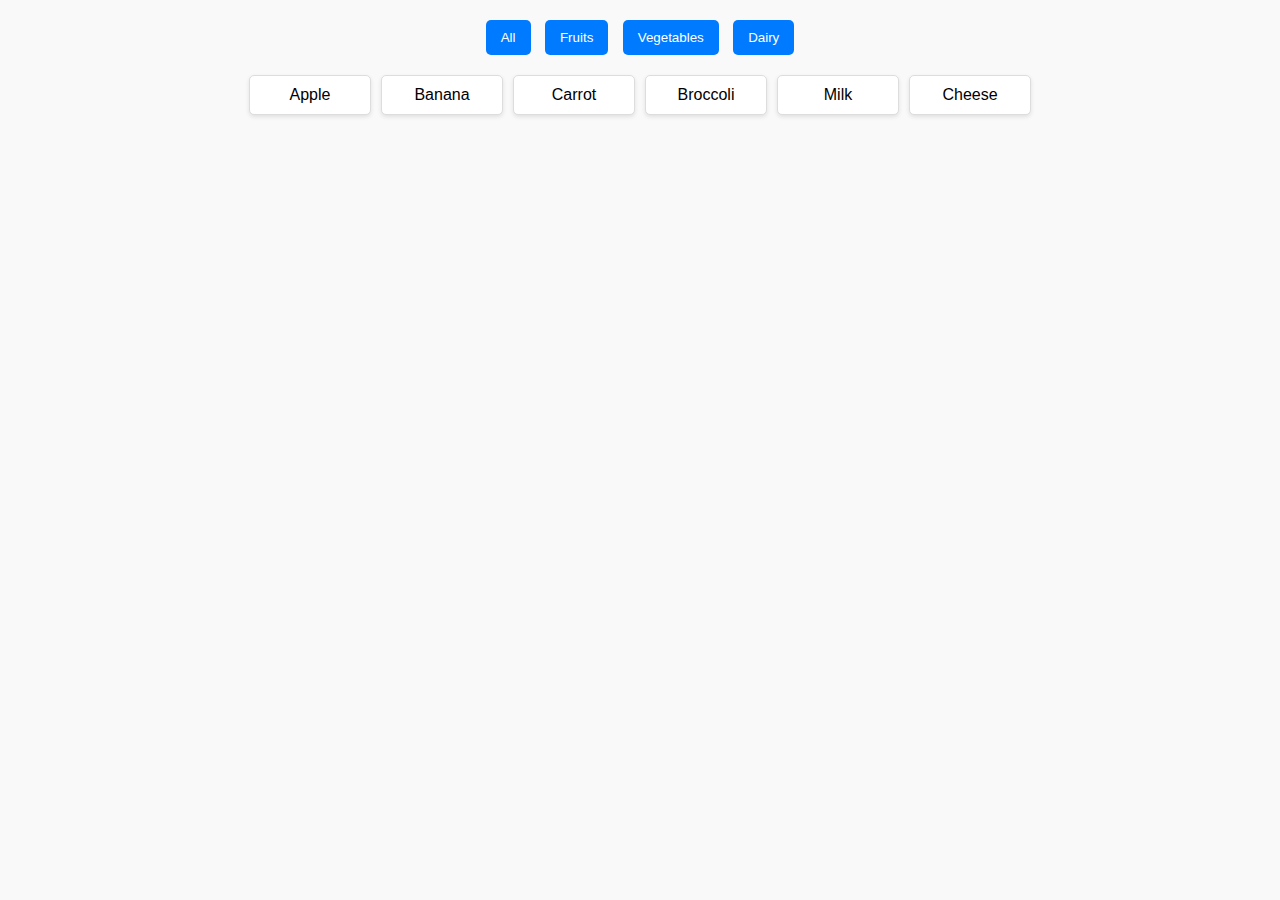
<file: category-filter-1/index.html>
<!DOCTYPE html>
<html lang="en">
<head>
  <meta charset="UTF-8">
  <meta name="viewport" content="width=device-width, initial-scale=1.0">
  <title>Афлятунова</title>
  <link rel="stylesheet" href="assets/css/style.css">
</head>
<body>
  <div class="filter-buttons">
    <button data-category="all" class="active">All</button>
    <button data-category="fruits" class="active">Fruits</button>
    <button data-category="vegetables" class="active">Vegetables</button>
    <button data-category="dairy" class="active">Dairy</button>
  </div>

  <div class="items">
    <div class="item" data-category="fruits">Apple</div>
    <div class="item" data-category="fruits">Banana</div>
    <div class="item" data-category="fruits">Carrot</div>
    <div class="item" data-category="vegetables">Broccoli</div>
    <div class="item" data-category="dairy">Milk</div>
    <div class="item" data-category="dairy">Cheese</div>
  </div>

  <script src="assets/js/CategoryFilter.js"></script>
</body>
</html>
</file>
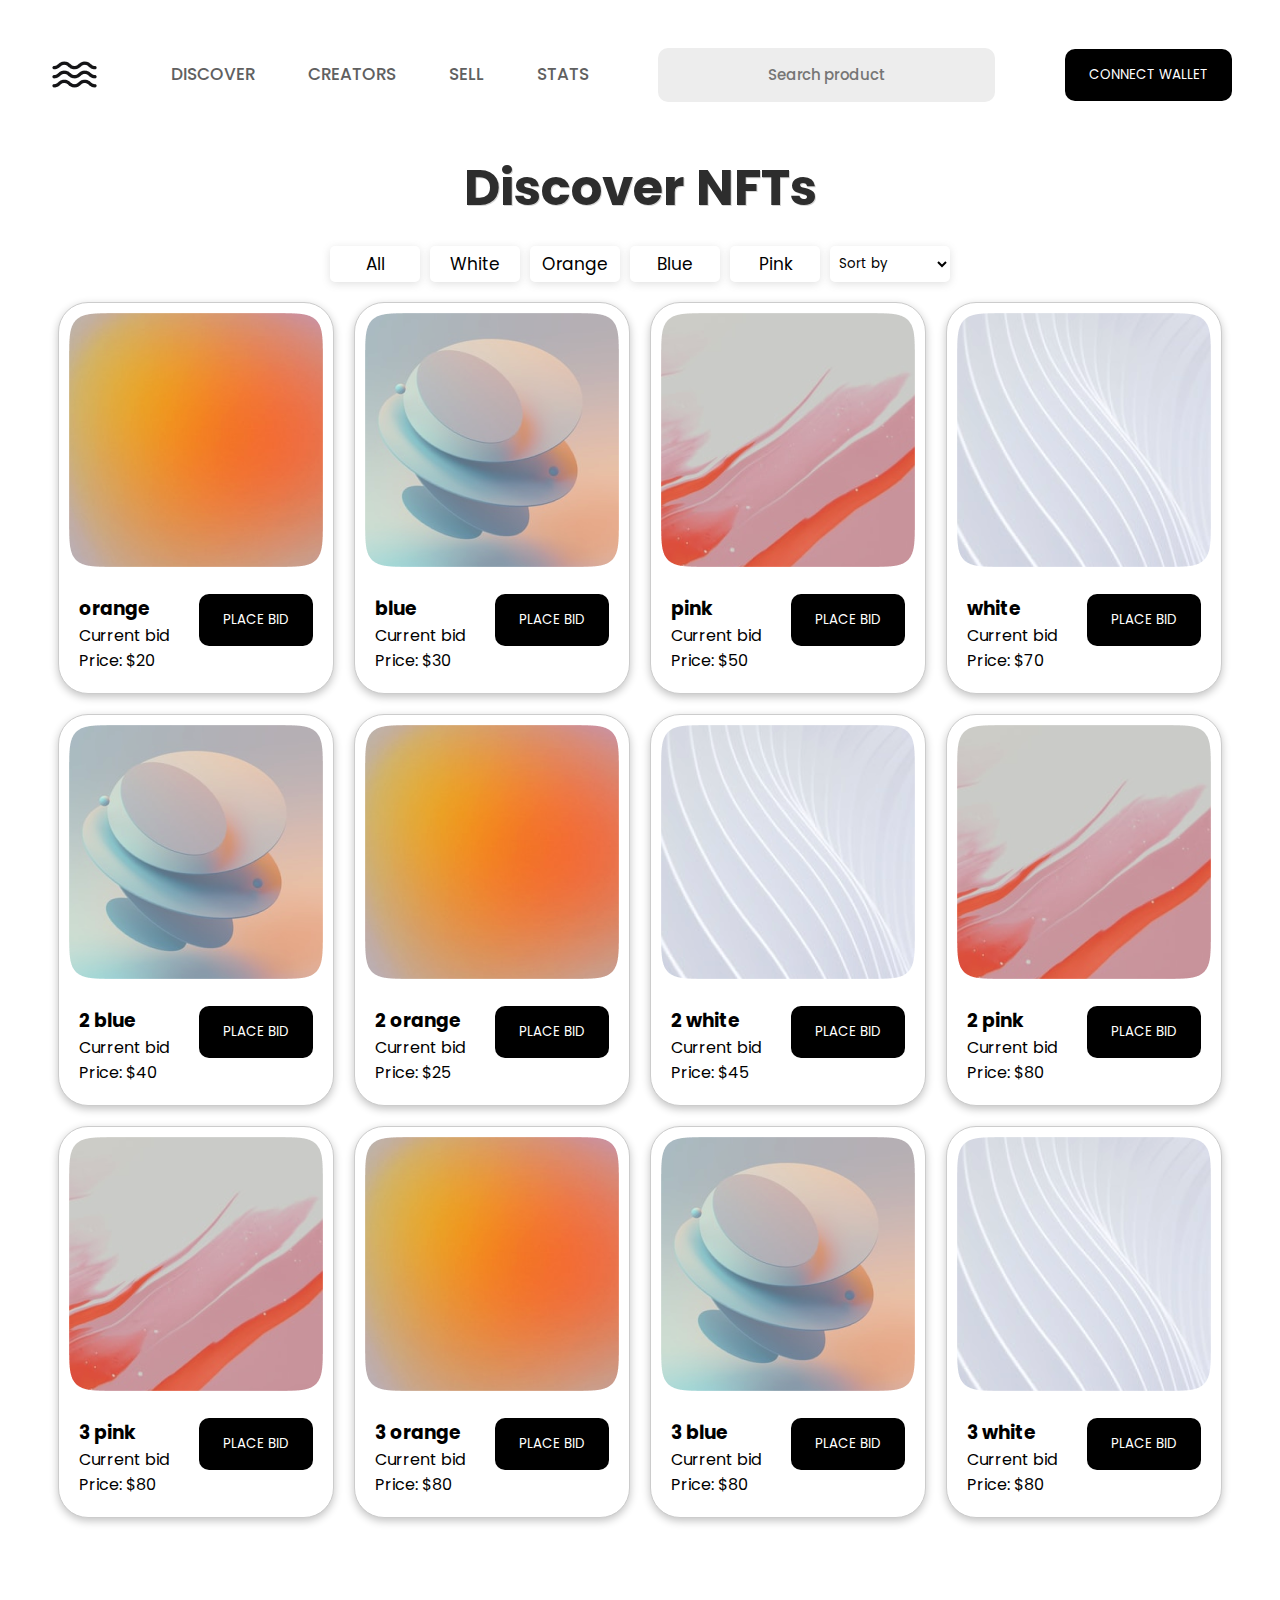
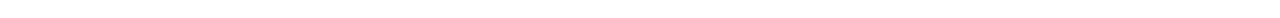
<file: product-filter-and-search/index.html>
<!DOCTYPE html>
<html lang="en">
<head>
    <meta charset="UTF-8">
    <meta name="viewport" content="width=device-width, initial-scale=1.0">
    <title>Product Filter and Search</title>

    <!-- Style CSS -->
    <link rel="stylesheet" href="./style.css">
</head>
<body>
    <header class="header container">
        <img src="Logo.png" alt="logo">
        <ul class="menu">
            <li>DISCOVER</li>
            <li>CREATORS</li>
            <li>SELL</li>
            <li>STATS</li>
        </ul>
        <input type="text" id="searchProduct" placeholder="Search product">
        <button class="button">connect wallet</button>
    </header>
    <div class="main">
        <div class="nfts container">
            <h1>Discover NFTs</h1>

            <div class="filters">
                <button data-category="all">All</button>
                <button data-category="white">White</button>
                <button data-category="orange">Orange</button>
                <button data-category="blue">Blue</button>
                <button data-category="pink">Pink</button>
                <select id="sortOrder">
                    <option value="">Sort by</option>
                    <option value="lowest">Lowest Price</option>
                    <option value="highest">Highest Price</option>
                </select>
            </div>

            <div class="products">
                <!-- Products will be dynamically inserted here -->
            </div>
        </div>
    </div>

    <!-- Script JS -->
    <script src="./script.js"></script>
</body>
</html>
</file>
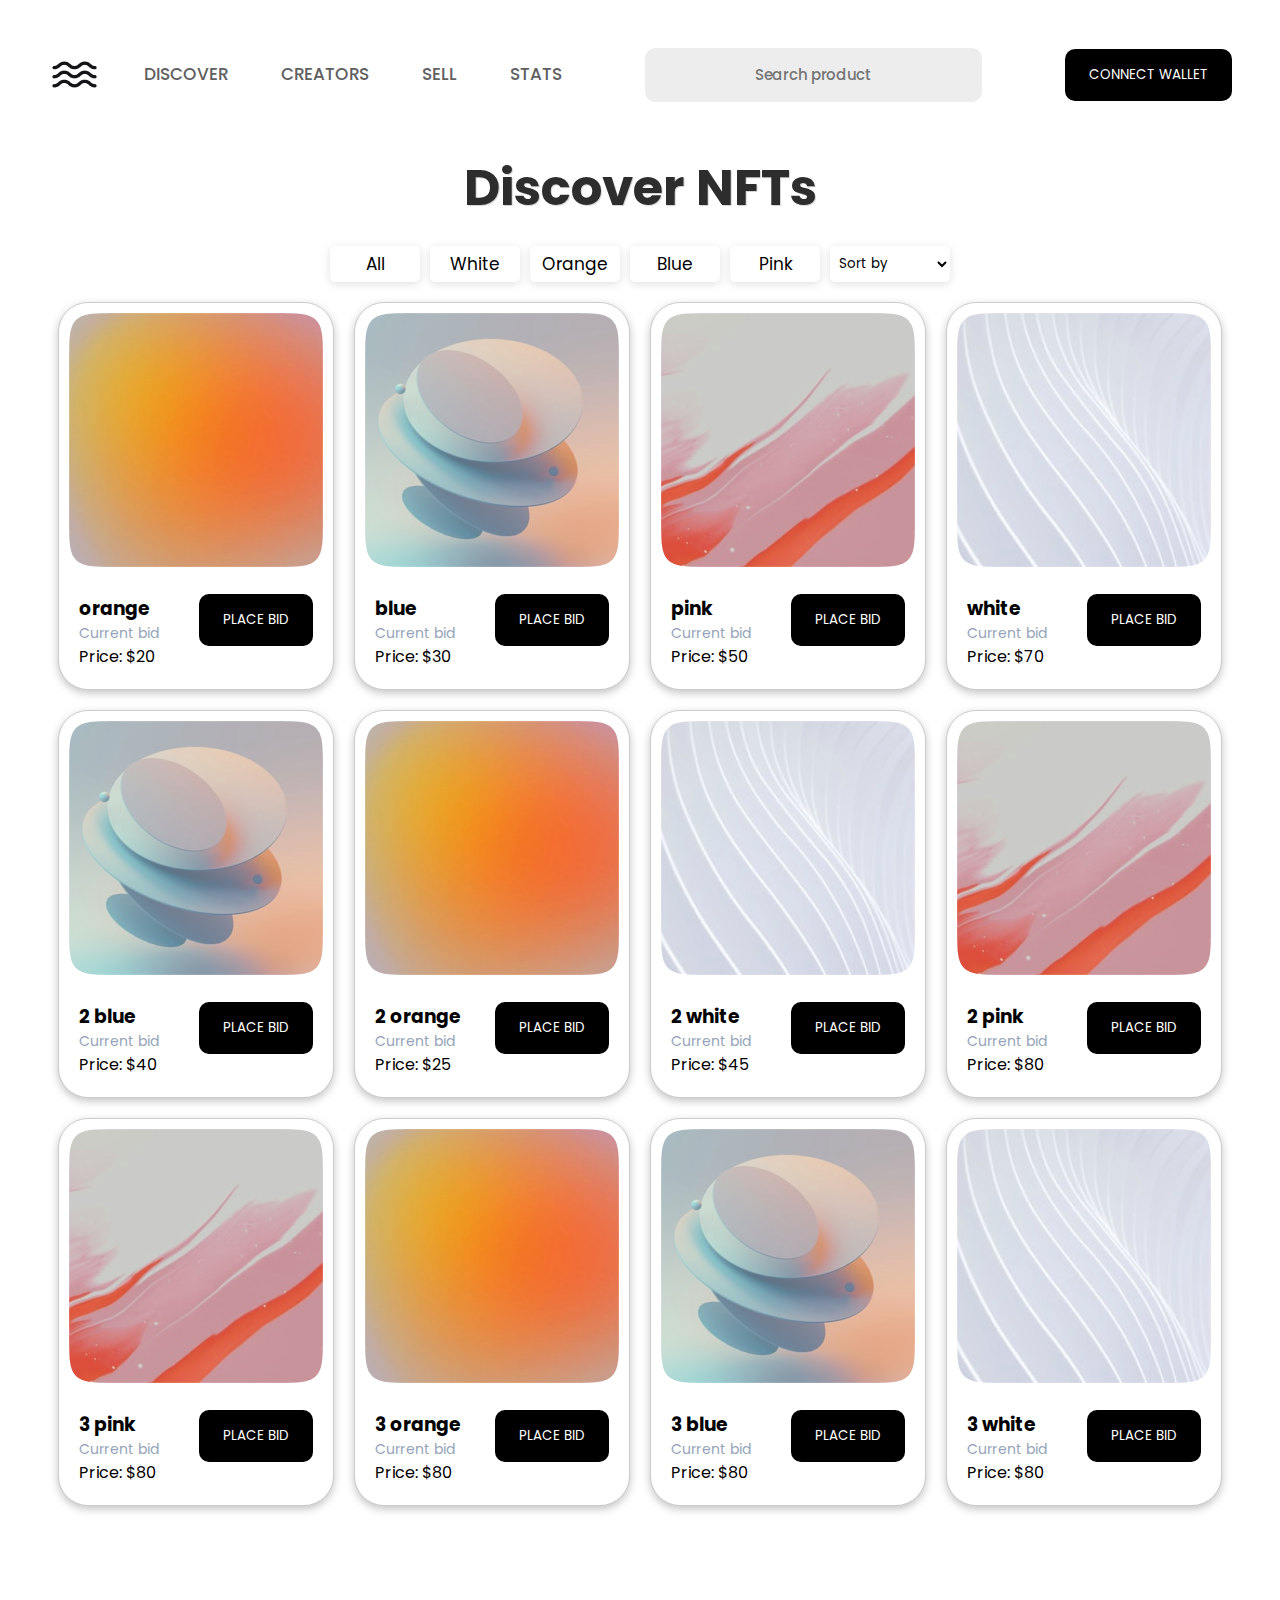
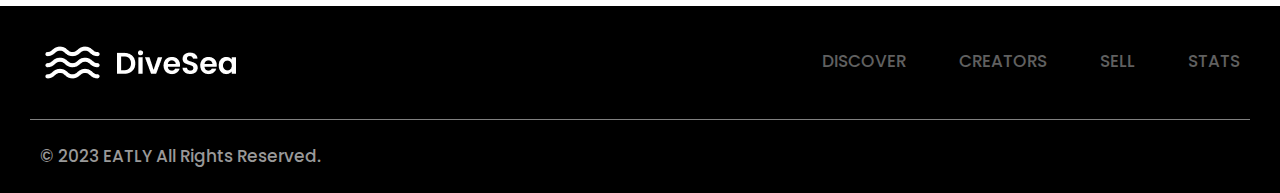
<file: search/index.html>
<!DOCTYPE html>
<html lang="en">
  <head>
    <meta charset="UTF-8" />
    <meta name="viewport" content="width=device-width, initial-scale=1.0" />
    <title>Product Filter and Search</title>

    <link rel="stylesheet" href="./style.css" />
  </head>
  <body>
    <header class="header container">
      <img src="Logo.png" alt="logo" />
      <div class="menu_full">
        <ul class="menu">
          <li>DISCOVER</li>
          <li>CREATORS</li>
          <li>SELL</li>
          <li>STATS</li>
        </ul>
        <input type="text" id="searchProduct" placeholder="Search product" />
        <button class="button">connect wallet</button>
      </div>
      <div class="burger">
        <img src="burger.png" alt="burger">
        <div class="mobile-menu">
          <div class="close-button">
            <span>&times;</span>
          </div>
          <ul class="menu">
            <li>DISCOVER</li>
            <li>CREATORS</li>
            <li>SELL</li>
            <li>STATS</li>
          </ul>
          <input type="text" id="searchProductMobile" placeholder="Search product" />
          <button class="button">connect wallet</button>
        </div>
    </div>
    </header>
    <div class="main">
      <div class="nfts container">
        <h1>Discover NFTs</h1>

        <div class="filters">
          <button data-category="all">All</button>
          <button data-category="white">White</button>
          <button data-category="orange">Orange</button>
          <button data-category="blue">Blue</button>
          <button data-category="pink">Pink</button>
          <select id="sortOrder">
            <option value="">Sort by</option>
            <option value="lowest">Lowest Price</option>
            <option value="highest">Highest Price</option>
          </select>
        </div>

        <div class="products"></div>
      </div>
    </div>
    <footer>
      <div class="footer__top container">
        <img src="Logo2.png" alt="logo" />
        <ul class="menu">
          <li>DISCOVER</li>
          <li>CREATORS</li>
          <li>SELL</li>
          <li>STATS</li>
        </ul>
      </div>
      <div class="footer__hr container"></div>
      <div class="footer__bottom container">
        © 2023 EATLY All Rights Reserved.
      </div>
    </footer>

    <script src="./script.js"></script>
  </body>
</html>
</file>
<file: category-filter-1/assets/css/style.css>
body {
  font-family: Arial, sans-serif;
  display: -webkit-box;
  display: -ms-flexbox;
  display: flex;
  -webkit-box-orient: vertical;
  -webkit-box-direction: normal;
      -ms-flex-direction: column;
          flex-direction: column;
  -webkit-box-align: center;
      -ms-flex-align: center;
          align-items: center;
  margin: 0;
  padding: 20px;
  background: #f9f9f9;
}

.filter-buttons {
  margin-bottom: 20px;
}

.filter-buttons button {
  padding: 10px 15px;
  margin: 0 5px;
  border: none;
  background: #007bff;
  color: white;
  border-radius: 5px;
  cursor: pointer;
  -webkit-transition: background-color 0.3s ease;
  transition: background-color 0.3s ease;
}

.filter-buttons button:hover {
  background-color: #0056d3;
}

.filter-buttons button:active {
  background-color: #0056d3;
}

.items {
  display: -webkit-box;
  display: -ms-flexbox;
  display: flex;
  -ms-flex-wrap: wrap;
      flex-wrap: wrap;
  gap: 10px;
  -webkit-box-pack: center;
      -ms-flex-pack: center;
          justify-content: center;
}

.item {
  width: 100px;
  padding: 10px;
  border: 1px solid #ddd;
  border-radius: 5px;
  text-align: center;
  background-color: #fff;
  -webkit-box-shadow: 0 2px 4px rgba(0, 0, 0, 0.1);
          box-shadow: 0 2px 4px rgba(0, 0, 0, 0.1);
}

.hidden {
  display: none;
}
/*# sourceMappingURL=style.css.map */
</file>
<file: product-filter-and-search/style.css>
@import url("https://fonts.googleapis.com/css2?family=Poppins:wght@500&display=swap");

* {
  margin: 0;
  padding: 0;
  font-family: "Poppins", sans-serif;
  list-style: none;
  text-decoration: none;
}

.main {
  display: flex;
  justify-content: center;
  align-items: center;
}
.header {
  display: flex;
  justify-content: space-between;
  align-items: center;
  padding: 48px !important;
}
input {
  font-weight: 500;
  font-size: 15px;
  line-height: 117%;
  letter-spacing: -0.02em;
  color: #c2c3cb;
  padding: 18px 22px;
  background-color: #EDEDED;
  border-radius: 10px;
  text-align: center;
  border: 0;
}
.button {
    padding: 16px 24px;
    border-radius: 10px;
    text-align: center;
    text-transform: uppercase;
    color: #fff;
    background: #000;
    border: 0;
    transition: all 1s ease;
}
.button:hover {
    color: #000;
    background: #fff;
    border: 2px solid #000;
}
ul {
  display: flex;
  gap: 53px;
}
ul li {
  font-weight: 500;
  font-size: 17px;
  line-height: 150%;
  text-transform: uppercase;
  color: #606060;
}
.container {
  max-width: 1200px;
  margin: 0 auto;
  padding: 0 10px;
}
.nfts {
  display: flex;
  flex-direction: column;
  align-items: center;
  max-width: 1200px;
}

.container > h1 {
  font-size: 50px;
  color: #2d2d2d;
  text-shadow: #cccc 1px 1px;
  margin-bottom: 20px;
}

.filters {
  display: flex;
  gap: 10px;
  margin-bottom: 20px;
}

.filters > button {
  font-size: 17px;
  padding: 5px;
  width: 90px;
  border: none;
  border-radius: 5px;
  background-color: #fff;
  box-shadow: rgba(99, 99, 99, 0.2) 0px 2px 8px 0px;
}

.filters > input,
select {
  padding: 5px;
  width: 120px;
  border-radius: 5px;
  background-color: #fff;
  box-shadow: rgba(99, 99, 99, 0.2) 0px 2px 8px 0px;
  border: none;
  outline: none;
}

.products {
  display: flex;
  flex-wrap: wrap;
  gap: 20px;
  justify-content: center;
  margin-bottom: 100px;
}

.product {
  border: 1px solid #ccc;
  padding: 10px;
  border-radius: 30px;
  background-color: #fff;
  box-shadow: rgba(0, 0, 0, 0.24) 0px 3px 8px;
}
.text {
    padding: 10px;
    display: flex;
    justify-content: space-between;
    align-items: start;
}

.product img {
  margin-bottom: 10px;
}
</file>
<file: search/style.css>
@import url("https://fonts.googleapis.com/css2?family=Poppins:wght@500&display=swap");

* {
  margin: 0;
  padding: 0;
  font-family: "Poppins", sans-serif;
  list-style: none;
  text-decoration: none;
}
.menu_full {
    display: flex;
    justify-content: space-between;
    align-items: center;
    gap:83px;
}
.mobile-menu {
    position: fixed;
    top: 0;
    right: -100%;
    width: 250px;
    height: 100vh;
    background-color: #fff;
    box-shadow: -2px 0 8px rgba(0,0,0,0.2);
    padding: 40px 20px;
    display: flex;
    flex-direction: column;
    gap: 20px;
    transition: right 0.3s ease;
    z-index: 1000;
  }
  
  .mobile-menu.active {
    right: 0;
  }

  .mobile-menu .menu {
    flex-direction: column;
    gap: 15px;
  }
  
  .mobile-menu .menu li {
    font-size: 18px;
    color: #2d2d2d;
    cursor: pointer;
  }
  .mobile-menu input#searchProductMobile {
    padding: 12px 15px;
    font-size: 16px;
    border-radius: 8px;
    border: 1px solid #ccc;
    outline: none;
  }
  
  .mobile-menu .button {
    padding: 12px 0;
    font-size: 16px;
    border-radius: 8px;
  }
  @media (max-width: 1270px) {
    .menu_full {
      display: none;
    }
    .burger {
      display: block;
      cursor: pointer;
    }
  }

  .burger {
    display: none;
  }
.main {
  display: flex;
  justify-content: center;
  align-items: center;
}
.header {
  display: flex;
  justify-content: space-between;
  align-items: center;
  padding: 48px !important;
}
input {
  font-weight: 500;
  font-size: 15px;
  line-height: 117%;
  letter-spacing: -0.02em;
  color: #c2c3cb;
  padding: 18px 22px;
  background-color: #ededed;
  border-radius: 10px;
  text-align: center;
  border: 0;
}
.button {
  padding: 16px 24px;
  border-radius: 10px;
  text-align: center;
  text-transform: uppercase;
  color: #fff;
  background: #000;
  border: 0;
}
.button:hover {
  color: #000;
  background: #fff;
  border: 2px solid #000;
}
ul {
  display: flex;
  gap: 53px;
}
ul li {
  font-weight: 500;
  font-size: 17px;
  line-height: 150%;
  text-transform: uppercase;
  color: #606060;
  cursor: pointer;
}
.container {
  max-width: 1200px;
  margin: 0 auto;
  padding: 0 10px;
}
.nfts {
  display: flex;
  flex-direction: column;
  align-items: center;
  max-width: 1200px;
}

.container > h1 {
  font-size: 50px;
  color: #2d2d2d;
  text-shadow: #cccc 1px 1px;
  margin-bottom: 20px;
}

.filters {
  display: flex;
  gap: 10px;
  flex-wrap: wrap;
  margin-bottom: 20px;
  justify-content: center;
}

.filters > button {
  font-size: 17px;
  padding: 5px;
  width: 90px;
  border: none;
  border-radius: 5px;
  background-color: #fff;
  box-shadow: rgba(99, 99, 99, 0.2) 0px 2px 8px 0px;
}

.filters > input,
select {
  padding: 5px;
  width: 120px;
  border-radius: 5px;
  background-color: #fff;
  box-shadow: rgba(99, 99, 99, 0.2) 0px 2px 8px 0px;
  border: none;
  outline: none;
}

.products {
  display: flex;
  flex-wrap: wrap;
  gap: 20px;
  justify-content: center;
  margin-bottom: 100px;
}
.bid {
  font-size: 14px;
  line-height: 150%;
  letter-spacing: 0.01em;
  color: #94a3b8;
}
.product {
  border: 1px solid #ccc;
  padding: 10px;
  border-radius: 30px;
  background-color: #fff;
  box-shadow: rgba(0, 0, 0, 0.24) 0px 3px 8px;
}
.text {
  padding: 10px;
  display: flex;
  justify-content: space-between;
  align-items: start;
}

.product img {
  margin-bottom: 10px;
}
footer {
  background: #000;
  color: #fff;
  padding: 24px 0;
}
.footer__top {
  display: flex;
  justify-content: space-between;
  align-items: center;
}
.footer__hr {
  height: 1px;
  width: 100%;
  background: #fff;
  opacity: 0.5;
  margin: 24px auto;
}
.footer__bottom {
  font-weight: 500;
  font-size: 17px;
  line-height: 147%;
  color: #999;
}
.burger {
    display: none;
}

@media (max-width: 1270px) {
    .menu_full {
        display: none;
    }
    .burger {
        display: block;
    }
    .header {
        padding: 16px !important;
    }
    h1 {
        text-align: center;
    }
}
@media (max-width: 670px) {
    .footer__top .menu {
        display: none;
    }

}
</file>
